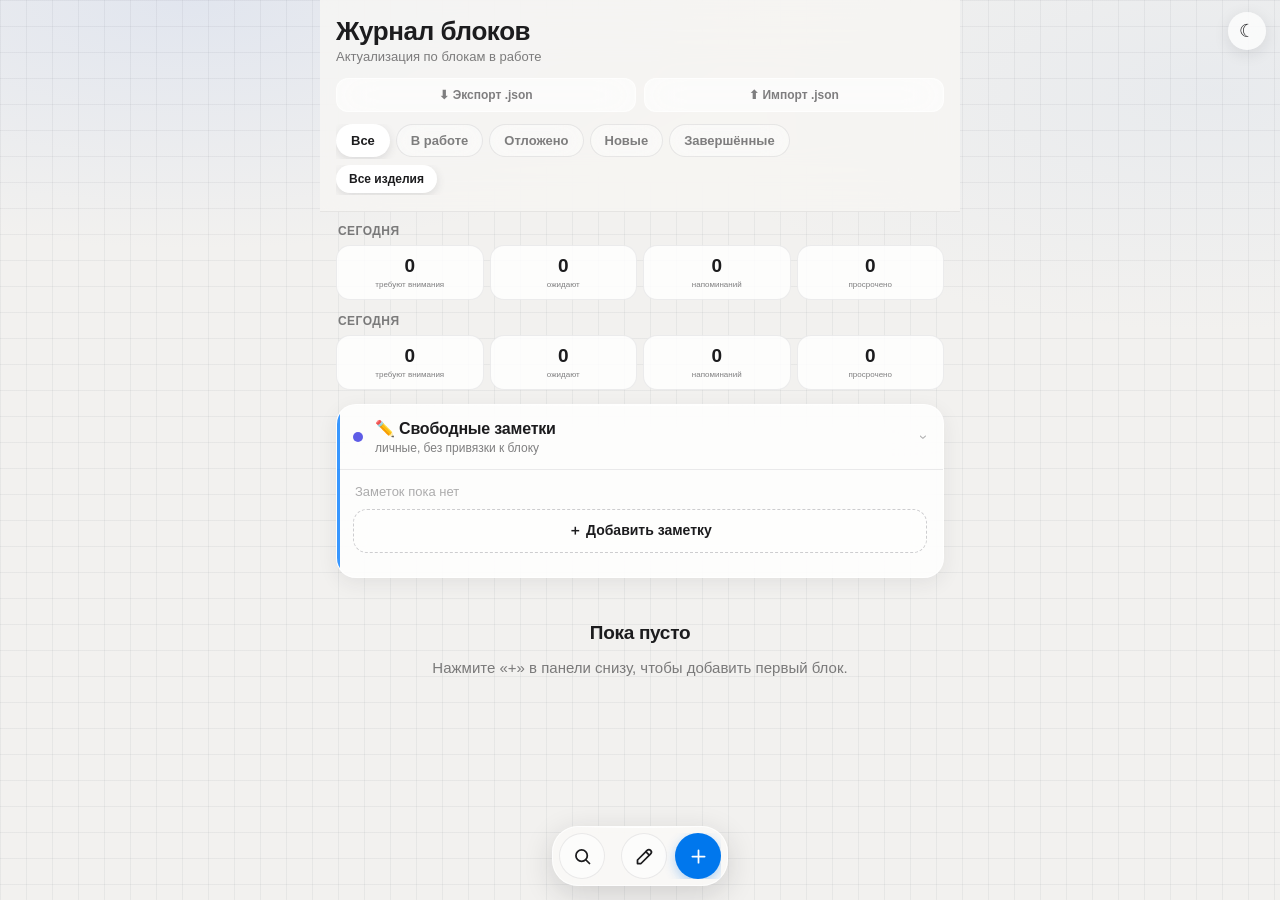
<file: index.html>
<!DOCTYPE html><html lang="ru"><head><meta charset="UTF-8"><meta name="viewport" content="width=device-width,initial-scale=1,viewport-fit=cover"><title>Журнал блоков</title></head><body><script>(async()=>{const h=await(await fetch('app.html?v=7.3')).text();const x=h.replace('</head>','<link rel="stylesheet" href="v2.css?v=7.3"></head>').replace('</body>','<script src="v2.js?v=7.3"><\/script><script src="free-reminders.js?v=7.3"><\/script><script src="completion-sync.js?v=7.3"><\/script><script src="active-work-ui.js?v=7.3"><\/script><script src="modal-fixes.js?v=7.3"><\/script><script src="today-dashboard-fix.js?v=7.3"><\/script></body>');document.open();document.write(x);document.close()})().catch(()=>location.href='app.html')</script></body></html>
</file>
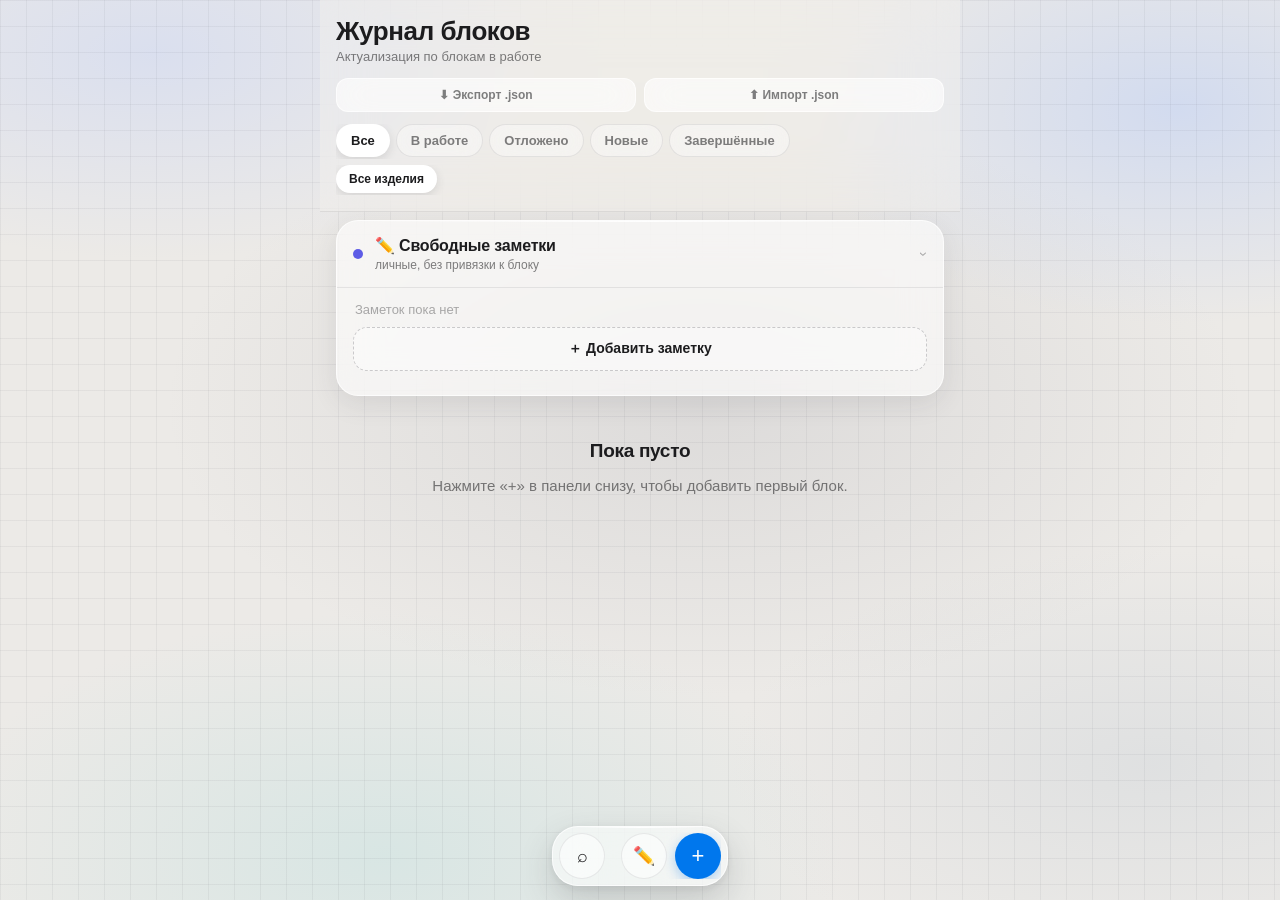
<file: app.html>
<!DOCTYPE html>
<html lang="ru">
<head>
<meta charset="UTF-8">
<meta name="viewport" content="width=device-width, initial-scale=1.0, maximum-scale=1.0, user-scalable=no, viewport-fit=cover">
<meta name="apple-mobile-web-app-capable" content="yes">
<meta name="apple-mobile-web-app-status-bar-style" content="default">
<title>Журнал блоков</title>
<style>
  :root{
    --blue:#007aff; --orange:#ff9500; --gray:#8e8e93; --green:#34c759; --red:#ff3b30;
    --indigo:#5e5ce6; --pink:#ff375f; --purple:#af52de; --teal:#00c7be; --yellow:#ffb300;
    --ink:#1c1c1e; --ink2:rgba(28,28,30,0.56); --ink3:rgba(28,28,30,0.36);
    --glass:rgba(255,255,255,0.6); --glass-strong:rgba(255,255,255,0.78);
    --stroke:rgba(255,255,255,0.7); --stroke2:rgba(60,60,67,0.1);
    --ease:cubic-bezier(0.22,1,0.36,1);
  }
  *{box-sizing:border-box; -webkit-tap-highlight-color:transparent; touch-action:manipulation;}
  html,body{margin:0; padding:0; height:100%; overscroll-behavior:none;
    font-family:-apple-system,BlinkMacSystemFont,"SF Pro Text","SF Pro Display",sans-serif; color:var(--ink);}
  body{
    background:
      radial-gradient(ellipse 55% 38% at 12% 6%, rgba(180,200,255,0.32), transparent 60%),
      radial-gradient(ellipse 50% 40% at 92% 12%, rgba(160,190,255,0.34), transparent 60%),
      radial-gradient(ellipse 60% 45% at 30% 95%, rgba(170,220,220,0.3), transparent 60%),
      radial-gradient(ellipse 55% 40% at 90% 85%, rgba(190,200,210,0.28), transparent 60%),
      radial-gradient(ellipse 65% 50% at 55% 45%, rgba(140,140,150,0.16), transparent 65%),
      #eceae7;
    background-attachment:fixed;
  }
  body::before{
    content:''; position:fixed; inset:0; z-index:-1; pointer-events:none;
    background-image:
      linear-gradient(rgba(90,95,105,0.07) 1px, transparent 1px),
      linear-gradient(90deg, rgba(90,95,105,0.07) 1px, transparent 1px);
    background-size:26px 26px;
  }
  @keyframes riseIn{from{opacity:0; transform:translateY(10px) scale(0.98);} to{opacity:1; transform:translateY(0) scale(1);}}
  @keyframes popIn{from{opacity:0; transform:scale(0.9);} to{opacity:1; transform:scale(1);}}
  @keyframes dropland{
    0%{transform:scale(0.25) rotate(45deg); border-radius:50% 50% 50% 6%; opacity:0.85;}
    55%{transform:scale(1.2) rotate(0deg); border-radius:46%; opacity:0.45;}
    100%{transform:scale(1.7) rotate(0deg); border-radius:50%; opacity:0;}
  }

  button{font-family:inherit; transition:transform .25s var(--ease), opacity .25s var(--ease), background .3s var(--ease), color .3s var(--ease);}
  .pressed{transform:scale(0.94); opacity:0.72;}

  .app{max-width:640px; margin:0 auto; min-height:100vh; display:flex; flex-direction:column;}

  header{position:sticky; top:0; z-index:20; padding:calc(env(safe-area-inset-top) + 16px) 16px 10px;
    backdrop-filter:blur(26px) saturate(180%); -webkit-backdrop-filter:blur(26px) saturate(180%);
    background:rgba(241,239,236,0.55); border-bottom:1px solid var(--stroke2);}
  h1{font-weight:700; font-size:26px; letter-spacing:-0.4px; margin:0 0 2px; color:var(--ink);}
  .sub{color:var(--ink2); font-size:13px; margin:0 0 14px; font-weight:500;}

  .iorow{display:flex; gap:8px; margin-bottom:12px;}
  .iobtn{flex:1; background:var(--glass); border:1px solid var(--stroke); color:var(--ink2);
    font-size:12px; font-weight:600; padding:9px 6px; border-radius:12px;
    backdrop-filter:blur(18px); -webkit-backdrop-filter:blur(18px); text-align:center;}

  .tabs{display:flex; gap:6px; overflow-x:auto; padding-bottom:2px; scrollbar-width:none; margin-bottom:6px;}
  .tabs::-webkit-scrollbar{display:none;}
  .tab{flex:none; padding:8px 14px; border-radius:100px; background:rgba(255,255,255,0.35); color:var(--ink2);
    font-size:13px; font-weight:600; border:1px solid var(--stroke2); white-space:nowrap;
    backdrop-filter:blur(14px); -webkit-backdrop-filter:blur(14px);}
  .tab.active{background:#fff; color:var(--ink); border-color:transparent; box-shadow:0 3px 10px rgba(60,60,67,0.14);}
  .cattabs .tab{font-size:12px; padding:6px 12px; font-weight:600;}

  main{flex:1; padding:8px 16px 130px;}
  .empty{color:var(--ink2); text-align:center; margin-top:40px; font-size:15px; line-height:1.6; padding:0 20px;}
  .empty b{color:var(--ink); display:block; font-size:19px; font-weight:700; margin-bottom:8px; letter-spacing:-0.3px;}

  .folder{margin-bottom:14px; animation:riseIn .5s var(--ease) backwards;}
  .folder-head{display:flex; align-items:center; gap:10px; padding:12px 16px; border-radius:16px;
    background:rgba(255,255,255,0.4); border:1px solid var(--stroke2); backdrop-filter:blur(16px);
    -webkit-backdrop-filter:blur(16px); margin-bottom:8px;}
  .folder-head .fname{font-weight:700; font-size:14.5px; flex:1; display:flex; align-items:center; gap:9px;}
  .folder-head .fmark{width:8px; height:8px; border-radius:2px; background:var(--indigo); flex:none; transform:rotate(45deg);}
  .folder-head .fcount{font-size:12px; color:var(--ink2); font-weight:600;}
  .folder-head .chev{color:var(--ink3); font-size:13px; transition:transform .4s var(--ease);}
  .folder.open .chev{transform:rotate(90deg);}
  .folder-items{max-height:0; overflow:hidden; transition:max-height .5s var(--ease); padding-left:6px;}
  .folder.open .folder-items{max-height:3000px;}

  .card{position:relative; background:var(--glass); border:1px solid var(--stroke); border-radius:22px;
    margin-bottom:12px; overflow:hidden; backdrop-filter:blur(20px) saturate(160%); -webkit-backdrop-filter:blur(20px) saturate(160%);
    box-shadow:0 8px 26px rgba(60,60,67,0.1); isolation:isolate; animation:riseIn .5s var(--ease) backwards;}
  .card::before{content:''; position:absolute; top:0; left:16px; right:16px; height:1px; z-index:1;
    background:linear-gradient(90deg, transparent, rgba(255,255,255,0.9), transparent);}
  .card-head{display:flex; align-items:center; gap:12px; padding:15px 16px;}
  .dot{width:10px; height:10px; border-radius:50%; flex:none;}
  .dot.new{background:var(--blue);} .dot.progress{background:var(--orange); box-shadow:0 0 8px rgba(255,149,0,0.5);}
  .dot.paused{background:var(--gray);} .dot.done{background:var(--green);}
  .card-title{flex:1; min-width:0;}
  .card-title .name{font-weight:600; font-size:16px; white-space:nowrap; overflow:hidden; text-overflow:ellipsis; letter-spacing:-0.2px;}
  .card-title .meta{font-size:12px; color:var(--ink2); margin-top:3px; font-weight:500; display:flex; align-items:center; gap:6px; flex-wrap:wrap;}
  .catbadge{font-size:10.5px; font-weight:700; padding:2px 7px; border-radius:6px; white-space:nowrap;}
  .markerbadge{font-size:10.5px; font-weight:700; padding:2px 8px; border-radius:6px; white-space:nowrap; color:#fff;}
  .rolebadge{font-size:10.5px; font-weight:700; padding:2px 7px; border-radius:6px; background:rgba(28,28,30,0.06); color:var(--ink2);}
  .chev{color:var(--ink3); font-size:14px; transition:transform .4s var(--ease); flex:none;}
  .card.open .chev{transform:rotate(90deg);}

  .card-body{max-height:0; overflow:hidden; transition:max-height .5s var(--ease);}
  .card.open .card-body{max-height:1500px;}
  .card-body-inner{padding:0 16px 16px; border-top:1px solid var(--stroke2); padding-top:12px;}

  .fieldlabel{font-size:11.5px; font-weight:700; color:var(--ink3); text-transform:uppercase; letter-spacing:0.4px; margin:12px 0 6px;}
  select{width:100%; background:rgba(255,255,255,0.6); border:1px solid var(--stroke2); color:var(--ink);
    padding:11px 12px; border-radius:12px; font-size:15px; font-family:inherit; margin-bottom:4px;}
  .complex-input{width:100%; background:rgba(255,255,255,0.6); border:1px solid var(--stroke2); color:var(--ink);
    padding:10px 12px; border-radius:12px; font-size:14.5px; font-family:inherit; margin:6px 0 8px;}
  .chiprow{display:flex; gap:6px; flex-wrap:wrap; margin-bottom:6px;}
  .rchip{font-size:12px; padding:6px 12px; border-radius:10px; border:1px solid var(--stroke2);
    background:rgba(255,255,255,0.5); color:var(--ink2); font-weight:600;}
  .rchip.active{background:var(--indigo); color:#fff; border-color:transparent;}
  .rchip.warr-yes.active{background:var(--green);}
  .rchip.warr-no.active{background:var(--red);}
  .mchip{transition:background .25s var(--ease), color .25s var(--ease), border-color .25s var(--ease);}
  .mchip-special{border:1.5px solid #ff0e0e; color:#ff0e0e; font-weight:800; background:rgba(255,14,14,0.06);}
  .mchip-special.active{background:#ff0e0e; color:#fff; box-shadow:0 0 10px rgba(255,14,14,0.55);}

  .statusrow{display:flex; gap:6px; margin:14px 0; flex-wrap:wrap;}
  .sbtn{font-size:12px; padding:7px 12px; border-radius:10px; border:1px solid var(--stroke2);
    background:rgba(255,255,255,0.45); color:var(--ink2); font-weight:600;}
  .sbtn.sel-new{background:var(--blue); color:#fff; border-color:transparent;}
  .sbtn.sel-progress{background:var(--orange); color:#fff; border-color:transparent;}
  .sbtn.sel-paused{background:var(--gray); color:#fff; border-color:transparent;}
  .sbtn.sel-done{background:var(--green); color:#fff; border-color:transparent;}

  .cloud{display:flex; flex-wrap:wrap; gap:10px; margin-bottom:12px; padding:6px 2px;}
  .bubble{background:rgba(255,255,255,0.55); border:1px solid var(--stroke); border-radius:20px;
    padding:9px 15px; font-size:13px; font-weight:500; color:var(--ink); max-width:220px;
    white-space:nowrap; overflow:hidden; text-overflow:ellipsis;
    box-shadow:0 4px 14px rgba(60,60,67,0.1); will-change:transform;
    animation-name:float, popIn; animation-timing-function:ease-in-out, var(--ease); animation-iteration-count:infinite,1; animation-duration:5s,.4s;}
  @keyframes float{0%{transform:translateY(0) rotate(-0.6deg);} 50%{transform:translateY(-7px) rotate(0.6deg);} 100%{transform:translateY(0) rotate(-0.6deg);}}
  .nolog{color:var(--ink3); font-size:13px; padding:2px 0 10px 2px;}

  .addnote-btn{width:100%; background:rgba(255,255,255,0.4); border:1px dashed rgba(60,60,67,0.25); color:var(--ink);
    padding:12px; border-radius:14px; font-size:14px; font-weight:600; margin-bottom:8px;}

  .card-actions{display:flex; justify-content:flex-end;}
  .del{color:var(--red); font-size:12.5px; background:none; border:none; padding:6px; font-weight:600;}

  .freecard .dot{background:var(--indigo);}

  .modal-bg{position:fixed; inset:0; background:rgba(28,28,30,0.28); backdrop-filter:blur(2px);
    display:flex; opacity:0; pointer-events:none; align-items:flex-end; z-index:50; transition:opacity .35s var(--ease), backdrop-filter .35s var(--ease);}
  .modal-bg.show{opacity:1; pointer-events:auto; backdrop-filter:blur(6px);}
  .modal{position:relative; background:rgba(250,249,247,0.82); backdrop-filter:blur(34px) saturate(200%); -webkit-backdrop-filter:blur(34px) saturate(200%);
    width:100%; max-height:88vh; overflow-y:auto; border-radius:28px 28px 0 0; padding:22px 18px calc(env(safe-area-inset-bottom) + 22px);
    border-top:1px solid rgba(255,255,255,0.9); transform:translateY(100%); transition:transform .45s var(--ease);
    box-shadow:0 -10px 40px rgba(60,60,67,0.18); isolation:isolate;}
  .modal::before{content:''; position:absolute; top:0; left:24px; right:24px; height:1px; z-index:1;
    background:linear-gradient(90deg, transparent, rgba(255,255,255,1), transparent);}
  .modal-bg.show .modal{transform:translateY(0);}
  .modal h3{font-size:18px; font-weight:700; margin:0 0 14px; letter-spacing:-0.3px; color:var(--ink);}
  .modal input, .modal textarea{width:100%; background:rgba(255,255,255,0.65); border:1px solid var(--stroke2);
    color:var(--ink); padding:13px 14px; border-radius:14px; font-size:16px; margin-bottom:14px; font-family:inherit;
    transition:border-color .3s var(--ease), background .3s var(--ease);}
  .modal textarea{min-height:120px; resize:none; line-height:1.5;}
  .modal input:focus, .modal textarea:focus{outline:none; border-color:rgba(0,122,255,0.55); background:rgba(0,122,255,0.07);}
  .note-delete{display:none; text-align:center; color:var(--red); font-size:13px; font-weight:600; background:none;
    border:none; width:100%; padding:8px 0 14px;}
  .note-delete.show{display:block;}
  .modal-btns{display:flex; gap:10px;}
  .modal-btns button{flex:1; padding:14px; border-radius:14px; font-weight:700; font-size:15px; border:none;}
  .cancel{background:rgba(28,28,30,0.06); color:var(--ink2);}
  .create{background:var(--blue); color:#fff;}

  .toast{position:fixed; bottom:28px; left:50%; transform:translateX(-50%) translateY(20px);
    background:rgba(28,28,30,0.85); backdrop-filter:blur(20px); color:#fff; padding:11px 20px;
    border-radius:100px; font-size:13.5px; font-weight:600; opacity:0; transition:all .4s var(--ease); z-index:60;
    pointer-events:none;}
  .toast.show{opacity:1; transform:translateX(-50%) translateY(0);}

  /* Dock */
  .dockwrap{position:fixed; left:0; right:0; bottom:0; z-index:30; display:flex; justify-content:center;
    padding:0 16px calc(env(safe-area-inset-bottom) + 14px); pointer-events:none;}
  .dock{position:relative; pointer-events:auto; max-width:608px; width:auto; display:flex; align-items:center; gap:8px;
    background:rgba(255,255,255,0.55); border:1px solid var(--stroke); border-radius:26px; padding:6px;
    backdrop-filter:blur(30px) saturate(190%); -webkit-backdrop-filter:blur(30px) saturate(190%);
    box-shadow:0 14px 34px rgba(60,60,67,0.2), 0 2px 8px rgba(60,60,67,0.08); isolation:isolate;
    transition:width .1s;}
  .dock::before{content:''; position:absolute; top:0; left:20px; right:20px; height:1px; z-index:2;
    background:linear-gradient(90deg, transparent, rgba(255,255,255,0.95), transparent); pointer-events:none;}
  .dock-circle{position:relative; overflow:hidden; flex:none; width:46px; height:46px; border-radius:50%;
    background:rgba(255,255,255,0.55); border:1px solid var(--stroke2); color:var(--ink);
    display:flex; align-items:center; justify-content:center; font-size:18px;}
  .dock-circle.active{background:rgba(0,122,255,0.16); color:var(--blue); border-color:rgba(0,122,255,0.3);}
  .dock-circle.primary{background:#0077ed; color:#fff; border:none; box-shadow:0 4px 12px rgba(0,119,237,0.3); font-size:22px;}
  .drop{position:absolute; left:50%; top:50%; width:70%; height:70%; margin:-35% 0 0 -35%;
    background:rgba(120,120,130,0.35); pointer-events:none; animation:dropland .55s ease-out forwards;}
  .dock-circle.active .drop, .dock-circle.primary .drop{background:rgba(255,255,255,0.5);}

  .dock-input{flex:0; width:0; opacity:0; background:transparent; border:none; font-size:16px; color:var(--ink);
    padding:0; margin:0; transition:flex .4s var(--ease), width .4s var(--ease), opacity .25s var(--ease), padding .4s var(--ease);}
  .dock.searching .dock-input{flex:1; width:auto; opacity:1; padding:0 4px;}
  .dock-actions{display:flex; gap:8px; overflow:hidden; transition:flex .4s var(--ease), width .4s var(--ease), opacity .3s var(--ease), margin .4s var(--ease);}
  .dock.searching .dock-actions{flex:0; width:0; opacity:0; margin:0; pointer-events:none;}
</style>
</head>
<body>
<div class="app">
  <header>
    <h1>Журнал блоков</h1>
    <p class="sub">Актуализация по блокам в работе</p>
    <div class="iorow">
      <button class="iobtn" onclick="exportData()">⬇ Экспорт .json</button>
      <label class="iobtn" style="text-align:center;">
        ⬆ Импорт .json
        <input type="file" id="importFile" accept="application/json" style="display:none" onchange="importData(event)">
      </label>
    </div>
    <div class="tabs" id="statusTabs"></div>
    <div class="tabs cattabs" id="catTabs"></div>
  </header>
  <main id="main"></main>
</div>

<div class="dockwrap">
  <div class="dock" id="dock">
    <button class="dock-circle" id="searchToggle" onclick="toggleSearch()">⌕</button>
    <input id="search" class="dock-input" placeholder="Поиск по номеру блока" oninput="renderList()">
    <div class="dock-actions" id="dockActions">
      <button class="dock-circle" onclick="openModal('note','FREE')">✏️</button>
      <button class="dock-circle primary" onclick="openModal('newBlock')">+</button>
    </div>
  </div>
</div>

<div class="modal-bg" id="modalBgNew" onclick="if(event.target===this)closeModal('newBlock')">
  <div class="modal">
    <h3>Новый блок</h3>
    <div class="fieldlabel">Категория</div>
    <select id="newCategory" onchange="onNewCategoryChange()"></select>
    <div id="so96Fields" style="display:none;">
      <div class="fieldlabel">Комплекс</div>
      <input id="newComplex" list="complexSuggestions" class="complex-input" placeholder="Например: Комплекс №5">
      <div class="fieldlabel">Роль в комплексе (необязательно)</div>
      <div class="chiprow" id="newRoleChips"></div>
    </div>
    <div class="fieldlabel">Номер блока</div>
    <input id="newTitle" placeholder="Номер / название" autocomplete="off">
    <div class="fieldlabel">Гарантия (необязательно)</div>
    <div class="chiprow">
      <button type="button" class="rchip warr-yes" id="newWarrYes" onclick="selectNewWarranty(true)">Гарантийное</button>
      <button type="button" class="rchip warr-no" id="newWarrNo" onclick="selectNewWarranty(false)">Не гарантийное</button>
    </div>
    <div class="modal-btns">
      <button class="cancel" onclick="closeModal('newBlock')">Отмена</button>
      <button class="create" onclick="createBlock()">Создать</button>
    </div>
  </div>
</div>
<datalist id="complexSuggestions"></datalist>

<div class="modal-bg" id="modalBgNote" onclick="if(event.target===this)closeModal('note')">
  <div class="modal">
    <h3 id="noteModalTitle">Новая заметка</h3>
    <textarea id="noteText" placeholder="Что сделано, что заметил, что осталось…"></textarea>
    <button class="note-delete" id="noteDeleteBtn" onclick="deleteNote()">Удалить заметку</button>
    <div class="modal-btns">
      <button class="cancel" onclick="closeModal('note')">Отмена</button>
      <button class="create" onclick="submitNote()">Сохранить</button>
    </div>
  </div>
</div>

<div class="toast" id="toast"></div>

<script>
const STATUSES = {
  new:{label:'Новый', cls:'new'}, progress:{label:'В работе', cls:'progress'},
  paused:{label:'Отложено', cls:'paused'}, done:{label:'Завершено', cls:'done'}
};
const STATUS_TAB_ORDER = ['all','progress','paused','new','done'];
const STATUS_TAB_LABELS = {all:'Все', progress:'В работе', paused:'Отложено', new:'Новые', done:'Завершённые'};

const CATEGORIES = [
  {key:'', label:'Без категории', color:'#c7c7cc'},
  {key:'so96', label:'СО-96', color:'#5e5ce6'},
  {key:'so2010', label:'СО-2010', color:'#007aff'},
  {key:'bnp', label:'БНП', color:'#ff9500'},
  {key:'bnpi', label:'БНПИ', color:'#ff375f'},
  {key:'srpbz', label:'СРПБЗ', color:'#34c759'},
  {key:'bms', label:'БМС-Индикатор', color:'#af52de'},
  {key:'mfi', label:'МФИ', color:'#00c7be'},
  {key:'antenna', label:'Антенна', color:'#ffb300'},
  {key:'free', label:'Свободная категория', color:'#8e8e93'}
];
const CAT_MAP = Object.fromEntries(CATEGORIES.map(c=>[c.key,c]));
const COMPLEX_CONFIG = {
  so96: { roles:['ПБ','ПУ','УНН','Другое'], placeholder:'Например: Комплекс №5' },
  bnpi: { roles:['БНПИ','Рама амортизационная','Другое'], placeholder:'Например: РСБН-85' },
  srpbz: { roles:['СРПБЗ','Рама амортизационная','Пульт управления','Другое'], placeholder:'Название комплекса' }
};
const MARKERS = [
  {key:'defect', label:'Дефектация', color:'#5e5ce6'},
  {key:'disassembly', label:'Разборка', color:'#ff9500'},
  {key:'locksmith', label:'Слесарные работы', color:'#af52de'},
  {key:'assembly', label:'Сборка', color:'#34c759'},
  {key:'wash', label:'Помывка', color:'#00c7be'},
  {key:'warehouse', label:'Переместить на склад', color:'#8e8e93'}
];
const SPECIAL_MARKER = {key:'prm_prd', label:'ПРМ-ПРД', color:'#ff0e0e', onlyFor:'so96'};
const STORAGE_KEY = 'blocks-tracker-data-v3';
const LEGACY_KEY = 'blocks-tracker-data-v2';

let blocks = [];
let freeNotes = [];
let openIds = new Set();
let openFolders = new Set();
let freeNotesOpen = true;
let statusFilter = 'all';
let categoryFilter = 'all';
let noteCtx = {blockId:null, noteId:null};
let newRoleSelected = '';
let newWarranty = null;

// Ripple-«капля» на всех круглых кнопках дока
document.getElementById('dock').addEventListener('touchstart', e=>{
  const btn = e.target.closest('.dock-circle');
  if(!btn) return;
  const drop = document.createElement('span');
  drop.className = 'drop';
  btn.appendChild(drop);
  drop.addEventListener('animationend', ()=>drop.remove());
}, {passive:true});

document.addEventListener('touchstart', e=>{
  const el = e.target.closest('.pressable, button, .bubble, label.iobtn, .folder-head, .card-head');
  if(el) el.classList.add('pressed');
}, {passive:true});
['touchend','touchcancel'].forEach(evt=>{
  document.addEventListener(evt, ()=>{
    document.querySelectorAll('.pressed').forEach(el=>el.classList.remove('pressed'));
  }, {passive:true});
});

function toggleSearch(){
  const dock = document.getElementById('dock');
  const toggle = document.getElementById('searchToggle');
  const searching = dock.classList.toggle('searching');
  toggle.classList.toggle('active', searching);
  toggle.textContent = searching ? '✕' : '⌕';
  if(searching){
    setTimeout(()=>document.getElementById('search').focus(), 280);
  } else {
    document.getElementById('search').value = '';
    document.getElementById('search').blur();
    renderList();
  }
}

function fmtTime(ts){
  const d = new Date(ts);
  return d.toLocaleDateString('ru-RU',{day:'2-digit',month:'2-digit'}) + ' ' + d.toLocaleTimeString('ru-RU',{hour:'2-digit',minute:'2-digit'});
}
function uid(){ return Date.now().toString(36)+Math.random().toString(36).slice(2,7); }
function escapeHtml(s){ return (s||'').replace(/[&<>"']/g, c=>({'&':'&amp;','<':'&lt;','>':'&gt;','"':'&quot;',"'":'&#39;'}[c])); }

function loadBlocks(){
  try{
    const raw = localStorage.getItem(STORAGE_KEY);
    if(raw){
      const parsed = JSON.parse(raw);
      blocks = parsed.blocks || [];
      freeNotes = parsed.freeNotes || [];
    } else {
      const legacy = localStorage.getItem(LEGACY_KEY);
      blocks = legacy ? JSON.parse(legacy) : [];
      freeNotes = [];
    }
    blocks.forEach(b=>{
      (b.notes||[]).forEach(n=>{ if(!n.id) n.id = uid(); });
      if(b.category===undefined) b.category='';
      if(b.complex===undefined) b.complex='';
      if(b.role===undefined) b.role='';
      if(b.warranty===undefined) b.warranty=null;
      if(b.markers===undefined) b.markers=[];
    });
    freeNotes.forEach(n=>{ if(!n.id) n.id = uid(); });
  }catch(e){ blocks=[]; freeNotes=[]; showToast('Не удалось прочитать сохранённые данные'); }
  renderAll();
}
function saveBlocks(){
  try{ localStorage.setItem(STORAGE_KEY, JSON.stringify({blocks, freeNotes})); }
  catch(e){ showToast('Ошибка сохранения'); }
}

function exportData(){
  const blob = new Blob([JSON.stringify({blocks, freeNotes}, null, 2)], {type:'application/json'});
  const url = URL.createObjectURL(blob);
  const a = document.createElement('a');
  const stamp = new Date().toISOString().slice(0,16).replace(/[:T]/g,'-');
  a.href = url; a.download = `blocks-backup-${stamp}.json`;
  document.body.appendChild(a); a.click(); a.remove();
  URL.revokeObjectURL(url);
  showToast('Файл сохранён в Загрузки');
}
function importData(event){
  const file = event.target.files[0];
  if(!file) return;
  const reader = new FileReader();
  reader.onload = () => {
    try{
      const incoming = JSON.parse(reader.result);
      const incomingBlocks = Array.isArray(incoming) ? incoming : (incoming.blocks || []);
      const incomingFree = Array.isArray(incoming) ? [] : (incoming.freeNotes || []);
      incomingBlocks.forEach(b=>{
        (b.notes||[]).forEach(n=>{ if(!n.id) n.id = uid(); });
        if(b.category===undefined) b.category='';
        if(b.complex===undefined) b.complex='';
        if(b.role===undefined) b.role='';
        if(b.warranty===undefined) b.warranty=null;
        if(b.markers===undefined) b.markers=[];
      });
      const existingIds = new Set(blocks.map(b=>b.id));
      blocks = blocks.concat(incomingBlocks.filter(b=>!existingIds.has(b.id)));
      const existingFreeIds = new Set(freeNotes.map(n=>n.id));
      freeNotes = freeNotes.concat(incomingFree.filter(n=>!existingFreeIds.has(n.id)));
      saveBlocks(); renderAll();
      showToast(`Импортировано: ${incomingBlocks.length}`);
    }catch(e){ showToast('Файл повреждён или не в том формате'); }
    event.target.value = '';
  };
  reader.readAsText(file);
}

function showToast(msg){
  const t = document.getElementById('toast');
  t.textContent = msg; t.classList.add('show');
  clearTimeout(window._toastTimer);
  window._toastTimer = setTimeout(()=>t.classList.remove('show'), 1600);
}

function refreshComplexSuggestions(){
  const set = new Set(blocks.filter(b=>COMPLEX_CONFIG[b.category] && b.complex).map(b=>b.complex));
  document.getElementById('complexSuggestions').innerHTML =
    [...set].map(c=>`<option value="${escapeHtml(c)}">`).join('');
}

function openModal(kind, blockId, noteId){
  if(kind==='newBlock'){
    const sel = document.getElementById('newCategory');
    sel.innerHTML = CATEGORIES.map(c=>`<option value="${c.key}">${c.label}</option>`).join('');
    sel.value = '';
    document.getElementById('newComplex').value = '';
    newRoleSelected = '';
    newWarranty = null;
    document.getElementById('newRoleChips').innerHTML = '';
    document.getElementById('so96Fields').style.display = 'none';
    document.getElementById('newWarrYes').classList.remove('active');
    document.getElementById('newWarrNo').classList.remove('active');
    refreshComplexSuggestions();
    document.getElementById('modalBgNew').classList.add('show');
    setTimeout(()=>document.getElementById('newTitle').focus(), 300);
  } else if(kind==='note'){
    noteCtx = {blockId, noteId: noteId||null};
    const titleEl = document.getElementById('noteModalTitle');
    const delBtn = document.getElementById('noteDeleteBtn');
    const ta = document.getElementById('noteText');
    if(noteId){
      let n;
      if(blockId==='FREE'){ n = freeNotes.find(x=>x.id===noteId); }
      else { const b = blocks.find(x=>x.id===blockId); n = b && b.notes.find(x=>x.id===noteId); }
      ta.value = n ? n.text : '';
      titleEl.textContent = blockId==='FREE' ? 'Заметка' : 'Заметка';
      delBtn.classList.add('show');
    } else {
      ta.value=''; titleEl.textContent = blockId==='FREE' ? 'Новая свободная заметка' : 'Новая заметка';
      delBtn.classList.remove('show');
    }
    document.getElementById('modalBgNote').classList.add('show');
    setTimeout(()=>ta.focus(), 300);
  }
}
function closeModal(kind){
  if(kind==='newBlock'){
    document.getElementById('modalBgNew').classList.remove('show');
    document.getElementById('newTitle').value = '';
  } else {
    document.getElementById('modalBgNote').classList.remove('show');
    noteCtx = {blockId:null, noteId:null};
  }
}
function onNewCategoryChange(){
  const cat = document.getElementById('newCategory').value;
  const cfg = COMPLEX_CONFIG[cat];
  const wrap = document.getElementById('so96Fields');
  if(cfg){
    wrap.style.display = 'block';
    document.getElementById('newComplex').placeholder = cfg.placeholder;
    newRoleSelected = '';
    document.getElementById('newRoleChips').innerHTML = cfg.roles.map(r=>
      `<button type="button" class="rchip" onclick="selectNewRole('${r}')">${r}</button>`).join('');
  } else {
    wrap.style.display = 'none';
  }
}
function selectNewRole(r){
  newRoleSelected = (newRoleSelected===r) ? '' : r;
  document.querySelectorAll('#newRoleChips .rchip').forEach(el=>{
    el.classList.toggle('active', el.textContent===newRoleSelected);
  });
}
function selectNewWarranty(v){
  newWarranty = (newWarranty===v) ? null : v;
  document.getElementById('newWarrYes').classList.toggle('active', newWarranty===true);
  document.getElementById('newWarrNo').classList.toggle('active', newWarranty===false);
}

function createBlock(){
  const title = document.getElementById('newTitle').value.trim();
  if(!title){ showToast('Введите номер блока'); return; }
  const category = document.getElementById('newCategory').value;
  const cfg = COMPLEX_CONFIG[category];
  const complex = cfg ? document.getElementById('newComplex').value.trim() : '';
  const role = cfg ? newRoleSelected : '';
  const now = Date.now();
  const block = {id:'b'+uid(), title, status:'new', category, complex, role, warranty:newWarranty, createdAt:now, updatedAt:now, notes:[]};
  blocks.unshift(block);
  saveBlocks();
  closeModal('newBlock');
  openIds.add(block.id);
  renderAll();
  showToast('Блок добавлен');
}

function setStatus(id, status){
  const b = blocks.find(x=>x.id===id);
  if(!b) return;
  b.status = status; b.updatedAt = Date.now();
  saveBlocks(); renderList();
}
function setCategory(id, cat){
  const b = blocks.find(x=>x.id===id);
  if(!b) return;
  b.category = cat;
  if(!COMPLEX_CONFIG[cat]){ b.complex=''; b.role=''; }
  b.updatedAt = Date.now();
  saveBlocks(); refreshComplexSuggestions(); renderList();
}
function setComplex(id, val){
  const b = blocks.find(x=>x.id===id);
  if(!b) return;
  b.complex = val.trim(); b.updatedAt = Date.now();
  saveBlocks(); refreshComplexSuggestions(); renderList();
}
function setRole(id, role){
  const b = blocks.find(x=>x.id===id);
  if(!b) return;
  b.role = (b.role===role) ? '' : role;
  b.updatedAt = Date.now();
  saveBlocks(); renderList();
}
function setWarranty(id, val){
  const b = blocks.find(x=>x.id===id);
  if(!b) return;
  b.warranty = (b.warranty===val) ? null : val;
  b.updatedAt = Date.now();
  saveBlocks(); renderList();
}
function toggleMarker(id, key){
  const b = blocks.find(x=>x.id===id);
  if(!b) return;
  if(!b.markers) b.markers = [];
  const has = b.markers.includes(key);
  const isSpecial = key==='prm_prd';
  if(isSpecial){
    // особый маркер ПРМ-ПРД независим от обычных — переключается сам по себе
    b.markers = has ? b.markers.filter(k=>k!=='prm_prd') : [...b.markers.filter(k=>k!=='prm_prd'), 'prm_prd'];
  } else {
    // обычные маркеры — только один активен одновременно, новый выбор заменяет старый
    const keepSpecial = b.markers.filter(k=>k==='prm_prd');
    b.markers = has ? keepSpecial : [...keepSpecial, key];
  }
  b.updatedAt = Date.now();
  saveBlocks(); renderList();
}

function submitNote(){
  const text = document.getElementById('noteText').value.trim();
  if(!text){ closeModal('note'); return; }
  if(noteCtx.blockId === 'FREE'){
    if(noteCtx.noteId){
      const n = freeNotes.find(x=>x.id===noteCtx.noteId);
      if(n){ n.text = text; n.editedTs = Date.now(); }
    } else {
      freeNotes.unshift({id:uid(), text, ts:Date.now()});
      freeNotesOpen = true;
    }
    saveBlocks(); closeModal('note'); renderList();
    return;
  }
  if(!noteCtx.blockId) { closeModal('note'); return; }
  const b = blocks.find(x=>x.id===noteCtx.blockId);
  if(!b) return;
  if(noteCtx.noteId){
    const n = b.notes.find(x=>x.id===noteCtx.noteId);
    if(n){ n.text = text; n.editedTs = Date.now(); }
  } else {
    b.notes.push({id:uid(), text, ts: Date.now()});
    if(b.status === 'new') b.status = 'progress';
  }
  b.updatedAt = Date.now();
  saveBlocks(); closeModal('note'); renderList();
}
function deleteNote(){
  if(noteCtx.blockId === 'FREE'){
    freeNotes = freeNotes.filter(n=>n.id!==noteCtx.noteId);
    saveBlocks(); closeModal('note'); renderList();
    return;
  }
  if(!noteCtx.blockId || !noteCtx.noteId) return;
  const b = blocks.find(x=>x.id===noteCtx.blockId);
  if(!b) return;
  b.notes = b.notes.filter(n=>n.id!==noteCtx.noteId);
  b.updatedAt = Date.now();
  saveBlocks(); closeModal('note'); renderList();
}

function deleteBlock(id){
  blocks = blocks.filter(x=>x.id!==id);
  saveBlocks(); renderList();
  showToast('Блок удалён');
}

function toggleCard(id){
  if(openIds.has(id)) openIds.delete(id); else openIds.add(id);
  const el = document.querySelector(`.card[data-id="${id}"]`);
  if(el) el.classList.toggle('open');
}
function toggleFolder(key){
  if(openFolders.has(key)) openFolders.delete(key); else openFolders.add(key);
  const el = document.querySelector(`.folder[data-key="${CSS.escape(key)}"]`);
  if(el) el.classList.toggle('open');
}
function toggleFreeNotes(){
  freeNotesOpen = !freeNotesOpen;
  const el = document.querySelector('.freecard');
  if(el) el.classList.toggle('open');
}
function setStatusFilter(t){
  statusFilter = t;
  document.querySelectorAll('#statusTabs .tab').forEach(el=>el.classList.toggle('active', el.dataset.key===t));
  renderList();
}
function setCategoryFilter(k){
  categoryFilter = k;
  document.querySelectorAll('#catTabs .tab').forEach(el=>el.classList.toggle('active', el.dataset.key===k));
  renderList();
}

function renderAll(){ renderTabs(); renderList(); }

function renderTabs(){
  const st = document.getElementById('statusTabs');
  st.innerHTML = STATUS_TAB_ORDER.map(t=>{
    const count = t==='all' ? blocks.length : blocks.filter(b=>b.status===t).length;
    return `<button class="tab ${t===statusFilter?'active':''}" data-key="${t}" onclick="setStatusFilter('${t}')">${STATUS_TAB_LABELS[t]} ${count?('· '+count):''}</button>`;
  }).join('');
  const ct = document.getElementById('catTabs');
  const allBtn = `<button class="tab ${categoryFilter==='all'?'active':''}" data-key="all" onclick="setCategoryFilter('all')">Все изделия</button>`;
  ct.innerHTML = allBtn + CATEGORIES.map(c=>{
    const count = blocks.filter(b=>b.category===c.key).length;
    if(!count) return '';
    return `<button class="tab ${categoryFilter===c.key?'active':''}" data-key="${c.key}" onclick="setCategoryFilter('${c.key}')">${c.label} · ${count}</button>`;
  }).join('');
}

function catBadge(catKey){
  const c = CAT_MAP[catKey];
  if(!c || !catKey) return '';
  return `<span class="catbadge" style="background:${c.color}22; color:${c.color}">${c.label}</span>`;
}
function warrBadge(w){
  if(w===true) return `<span class="catbadge" style="background:#34c75922;color:#248a3d">Гарантия</span>`;
  if(w===false) return `<span class="catbadge" style="background:#ff3b3022;color:#c81e1e">Без гарантии</span>`;
  return '';
}
function markerBadges(b){
  if(!b.markers || !b.markers.length) return '';
  return b.markers.map(k=>{
    const m = k==='prm_prd' ? SPECIAL_MARKER : MARKERS.find(x=>x.key===k);
    if(!m) return '';
    const special = k==='prm_prd' ? 'box-shadow:0 0 9px rgba(255,14,14,0.6); font-weight:800; letter-spacing:0.3px;' : '';
    return `<span class="markerbadge" style="background:${m.color};${special}">${m.label}</span>`;
  }).join('');
}

function buildFreeNotesHtml(){
  const notesSorted = freeNotes.slice().sort((a,b)=>b.ts-a.ts);
  const notesHtml = notesSorted.length
    ? `<div class="cloud">${notesSorted.map((n,i)=>{
        const preview = n.text.length>28 ? n.text.slice(0,28)+'…' : n.text;
        const dur=(4.5+(i%4)*0.6).toFixed(1), delay=((i%5)*0.4).toFixed(1);
        return `<div class="bubble" style="animation-duration:${dur}s,.4s;animation-delay:${delay}s,0s" onclick="openModal('note','FREE','${n.id}')">${escapeHtml(preview)}</div>`;
      }).join('')}</div>`
    : `<div class="nolog">Заметок пока нет</div>`;
  return `
  <div class="card freecard ${freeNotesOpen?'open':''}" data-id="FREE">
    <div class="card-head pressable" onclick="toggleFreeNotes()">
      <div class="dot"></div>
      <div class="card-title">
        <div class="name">✏️ Свободные заметки</div>
        <div class="meta"><span>личные, без привязки к блоку</span></div>
      </div>
      <div class="chev">›</div>
    </div>
    <div class="card-body">
      <div class="card-body-inner">
        ${notesHtml}
        <button class="addnote-btn" onclick="openModal('note','FREE')">＋ Добавить заметку</button>
      </div>
    </div>
  </div>`;
}

function buildCardHtml(b){
  const st = STATUSES[b.status];
  const isOpen = openIds.has(b.id);
  const notesSorted = b.notes.slice().sort((x,y)=>y.ts-x.ts);
  const notesHtml = notesSorted.length
    ? `<div class="cloud">${notesSorted.map((n,i)=>{
        const preview = n.text.length>28 ? n.text.slice(0,28)+'…' : n.text;
        const dur=(4.5+(i%4)*0.6).toFixed(1), delay=((i%5)*0.4).toFixed(1);
        return `<div class="bubble" style="animation-duration:${dur}s,.4s;animation-delay:${delay}s,0s" onclick="openModal('note','${b.id}','${n.id}')">${escapeHtml(preview)}</div>`;
      }).join('')}</div>`
    : `<div class="nolog">Заметок пока нет</div>`;
  const statusBtns = Object.keys(STATUSES).map(key=>
    `<button class="sbtn ${b.status===key?'sel-'+STATUSES[key].cls:''}" onclick="setStatus('${b.id}','${key}')">${STATUSES[key].label}</button>`
  ).join('');
  const catOptions = CATEGORIES.map(c=>`<option value="${c.key}" ${b.category===c.key?'selected':''}>${c.label}</option>`).join('');
  const ccfg = COMPLEX_CONFIG[b.category];
  const complexExtra = ccfg ? `
    <input class="complex-input" list="complexSuggestions" value="${escapeHtml(b.complex)}" placeholder="${ccfg.placeholder}" onchange="setComplex('${b.id}', this.value)">
    <div class="chiprow">${ccfg.roles.map(r=>`<button class="rchip ${b.role===r?'active':''}" onclick="setRole('${b.id}','${r}')">${r}</button>`).join('')}</div>
  ` : '';
  const displayName = (b.category ? CAT_MAP[b.category].label+' ' : '') + b.title;
  const roleTag = b.role ? `<span class="rolebadge">${b.role}</span>` : '';
  const markerChips = MARKERS.map(m=>
    `<button class="rchip mchip ${(b.markers||[]).includes(m.key)?'active':''}" style="${(b.markers||[]).includes(m.key)?`background:${m.color};color:#fff;border-color:transparent;`:''}" onclick="toggleMarker('${b.id}','${m.key}')">${m.label}</button>`
  ).join('');
  const specialChip = b.category==='so96' ? `
    <div class="fieldlabel" style="color:#ff0e0e;">Особый маркер</div>
    <div class="chiprow">
      <button class="rchip mchip-special ${(b.markers||[]).includes('prm_prd')?'active':''}" onclick="toggleMarker('${b.id}','prm_prd')">${SPECIAL_MARKER.label}</button>
    </div>` : '';
  return `
    <div class="card ${isOpen?'open':''}" data-id="${b.id}">
      <div class="card-head pressable" onclick="toggleCard('${b.id}')">
        <div class="dot ${st.cls}"></div>
        <div class="card-title">
          <div class="name">${escapeHtml(displayName)}</div>
          <div class="meta">${catBadge(b.category)}${roleTag}${warrBadge(b.warranty)}${markerBadges(b)}<span>обновлено ${fmtTime(b.updatedAt)}</span></div>
        </div>
        <div class="chev">›</div>
      </div>
      <div class="card-body">
        <div class="card-body-inner">
          <div class="fieldlabel">Категория</div>
          <select onchange="setCategory('${b.id}', this.value)">${catOptions}</select>
          ${complexExtra}
          <div class="fieldlabel">Маркеры работ</div>
          <div class="chiprow">${markerChips}</div>
          ${specialChip}
          <div class="fieldlabel">Гарантия</div>
          <div class="chiprow">
            <button class="rchip warr-yes ${b.warranty===true?'active':''}" onclick="setWarranty('${b.id}', true)">Гарантийное</button>
            <button class="rchip warr-no ${b.warranty===false?'active':''}" onclick="setWarranty('${b.id}', false)">Не гарантийное</button>
          </div>
          <div class="statusrow">${statusBtns}</div>
          ${notesHtml}
          <button class="addnote-btn" onclick="openModal('note','${b.id}')">＋ Добавить заметку</button>
          <div class="card-actions"><button class="del" onclick="deleteBlock('${b.id}')">Удалить блок</button></div>
        </div>
      </div>
    </div>`;
}

function renderList(){
  const q = document.getElementById('search').value.trim().toLowerCase();
  let list = blocks.filter(b=>{
    if(statusFilter!=='all' && b.status!==statusFilter) return false;
    if(categoryFilter!=='all' && b.category!==categoryFilter) return false;
    if(q && !b.title.toLowerCase().includes(q)) return false;
    return true;
  });
  list.sort((a,b)=>b.updatedAt-a.updatedAt);

  const main = document.getElementById('main');
  const freeHtml = q ? '' : buildFreeNotesHtml();

  if(list.length===0){
    main.innerHTML = freeHtml + `<div class="empty"><b>Пока пусто</b>${blocks.length===0 ? 'Нажмите «+» в панели снизу, чтобы добавить первый блок.' : 'Ничего не найдено по текущему фильтру.'}</div>`;
    return;
  }

  if(COMPLEX_CONFIG[categoryFilter]){
    const groups = {};
    list.forEach(b=>{
      const key = b.complex || 'Без комплекса';
      (groups[key] = groups[key]||[]).push(b);
    });
    const keys = Object.keys(groups).sort((a,b)=> a==='Без комплекса'?1 : b==='Без комплекса'?-1 : a.localeCompare(b,'ru'));
    main.innerHTML = freeHtml + keys.map(key=>{
      const items = groups[key];
      const isOpen = openFolders.has(key) || keys.length===1;
      if(isOpen) openFolders.add(key);
      return `
      <div class="folder ${isOpen?'open':''}" data-key="${escapeHtml(key)}">
        <div class="folder-head pressable" onclick="toggleFolder('${key.replace(/'/g,"\\'")}')">
          <span class="fname"><span class="fmark"></span>${escapeHtml(key)}</span>
          <span class="fcount">${items.length}</span>
          <span class="chev">›</span>
        </div>
        <div class="folder-items">${items.map(buildCardHtml).join('')}</div>
      </div>`;
    }).join('');
  } else {
    main.innerHTML = freeHtml + list.map(buildCardHtml).join('');
  }
}

loadBlocks();
</script>
</body>
</html>
</file>
<file: v2.css>
:root{--surface:#fff;--muted:#6e6e73;--v2-bg:#f2f1ef;--v2-card:rgba(255,255,255,.82);--v2-panel:rgba(246,245,243,.88);--v2-field:rgba(255,255,255,.84);--v2-line:rgba(60,60,67,.09);--v2-shadow:rgba(45,45,50,.075);--v2-ease:cubic-bezier(.22,1,.36,1)}body{background:radial-gradient(ellipse 70% 42% at 15% 0%,rgba(198,211,238,.38),transparent 66%),radial-gradient(ellipse 65% 42% at 95% 10%,rgba(213,222,235,.34),transparent 64%),var(--v2-bg);transition:background .55s var(--v2-ease),color .4s var(--v2-ease)}header{background:var(--v2-panel);border-bottom:1px solid var(--v2-line)}.card{background:var(--v2-card);border:1px solid rgba(255,255,255,.7);border-radius:20px;box-shadow:0 6px 20px var(--v2-shadow)}.card::after{content:'';position:absolute;left:0;top:0;bottom:0;width:3px;background:var(--status,#007aff);opacity:.78}.card:has(.dot.progress){--status:#ff9500}.card:has(.dot.paused){--status:#8e8e93}.card:has(.dot.done){--status:#34c759}.card-head{padding:14px 16px}.cloud{display:flex;flex-direction:column;gap:7px}.bubble{position:relative;max-width:none;border-radius:13px;padding:11px 12px 11px 16px;background:rgba(255,255,255,.62);border:1px solid var(--v2-line);box-shadow:none;white-space:normal;line-height:1.4}.dock{background:rgba(250,249,247,.91);box-shadow:0 8px 30px rgba(30,30,35,.16)}.dock-circle svg{width:21px;height:21px;fill:none;stroke:currentColor;stroke-width:2;stroke-linecap:round;stroke-linejoin:round}select,.complex-input,input,textarea{background:var(--v2-field)}.modal{background:rgba(250,249,247,.96)}#noteText{min-height:190px;height:28vh;max-height:360px;resize:vertical;padding:14px 15px;font-size:16px;line-height:1.45;border-radius:16px}button,.iobtn,.tab,.rchip,.sbtn,.addnote-btn,.bubble,.folder-head{transition:transform .34s var(--v2-ease),opacity .28s var(--v2-ease),background .35s var(--v2-ease),color .3s var(--v2-ease)}button:active,.iobtn:active,.tab:active,.rchip:active,.sbtn:active,.addnote-btn:active,.folder-head:active,.bubble:active{transform:scale(.965);opacity:.82;transition-duration:.09s}.theme-toggle{position:fixed;right:14px;top:calc(env(safe-area-inset-top) + 12px);z-index:45;width:38px;height:38px;border:0;border-radius:50%;background:rgba(255,255,255,.72);color:var(--ink);font-size:18px;display:grid;place-items:center;box-shadow:0 4px 16px rgba(30,30,35,.1);backdrop-filter:blur(18px)}.ops-dash{margin:4px 0 14px}.ops-dash-title,.cx-section-title{font-size:12px;font-weight:750;color:var(--ink2);text-transform:uppercase;letter-spacing:.45px;margin:0 2px 7px}.ops-dash-cards{display:grid;grid-template-columns:repeat(4,1fr);gap:6px}.ops-dash-cards button{min-width:0;border:1px solid var(--v2-line);background:var(--v2-card);border-radius:14px;padding:9px 3px;color:var(--ink);cursor:pointer}.ops-dash-cards b{display:block;font-size:19px}.ops-dash-cards span{display:block;font-size:8px;color:var(--ink2);margin-top:4px;line-height:1.1}.smart-summary{display:flex;gap:5px;flex-wrap:wrap;padding:8px 12px;border-top:1px solid var(--v2-line)}.smart-chip{max-width:100%;font-size:10.5px;font-weight:650;padding:5px 8px;border-radius:9px;background:rgba(0,122,255,.09);color:var(--ink);overflow:hidden;text-overflow:ellipsis;white-space:nowrap}.smart-chip.wait{background:rgba(255,149,0,.12)}.smart-chip.action{background:rgba(255,59,48,.09)}.smart-chip.reminder{background:rgba(175,82,222,.11);color:#7d2fa4}.reminder-list{margin:0 0 15px;padding:11px;border-radius:15px;background:rgba(175,82,222,.055);border:1px solid rgba(175,82,222,.12)}.reminder-list>.fieldlabel{margin-top:0;color:#7d2fa4}.reminder-row{display:grid;grid-template-columns:minmax(0,1fr) 34px;align-items:center;gap:8px;padding:8px 0;border-top:1px solid var(--v2-line)}.reminder-row:first-of-type{border-top:0}.reminder-row b{display:block;font-size:11px}.reminder-row small{display:block;font-size:10px;color:var(--ink2);margin-top:2px}.reminder-row button{width:32px;height:32px;border:0;border-radius:10px;background:rgba(52,199,89,.12);color:#248a3d;font-weight:800}.reminder-row.due b{color:#ff3b30}.voice-note-row{display:flex;align-items:center;gap:10px;margin:-3px 0 13px}.voice-note-btn{flex:none;border:0;border-radius:13px;padding:9px 12px;background:rgba(0,122,255,.1);color:#007aff;font-size:13px;font-weight:700;min-width:104px}.voice-note-btn.listening{background:rgba(255,59,48,.12);color:#ff3b30;animation:voicePulse 1.35s ease-in-out infinite}.voice-note-btn:disabled{opacity:.42}.voice-note-status{min-width:0;font-size:11px;line-height:1.25;color:var(--ink3)}@keyframes voicePulse{0%,100%{box-shadow:0 0 0 0 rgba(255,59,48,.12)}50%{box-shadow:0 0 0 7px rgba(255,59,48,0)}}.cx-section{margin:3px 0 16px}.cx-card{background:var(--v2-card);border:1px solid var(--v2-line);border-radius:19px;margin-bottom:8px;overflow:hidden;box-shadow:0 5px 17px var(--v2-shadow)}.cx-card.cx-completed{opacity:.62}.cx-card.cx-completed .cx-head strong{background:rgba(52,199,89,.15);color:#248a3d}.cx-head{width:100%;border:0;background:transparent;color:var(--ink);padding:13px 12px 13px 14px;display:grid;grid-template-columns:minmax(0,1fr) auto 18px;align-items:center;gap:8px;text-align:left}.cx-head b{display:block;font-size:15px;overflow:hidden;text-overflow:ellipsis;white-space:nowrap}.cx-head small{display:block;font-size:10px;color:var(--ink3);margin-top:3px}.cx-head strong{font-size:12px;padding:5px 7px;border-radius:9px;background:rgba(52,199,89,.11);color:#248a3d}.cx-head i{font-style:normal;font-size:17px;color:var(--ink3);transition:transform .4s var(--v2-ease)}.cx-card.open .cx-head i{transform:rotate(180deg)}.cx-body{max-height:0;overflow:hidden;transition:max-height .65s var(--v2-ease)}.cx-card.open .cx-body{max-height:1800px;border-top:1px solid var(--v2-line)}.cx-child{display:grid;grid-template-columns:minmax(0,1fr) auto 34px;align-items:center;gap:6px;padding:9px 9px 9px 13px;border-bottom:1px solid var(--v2-line)}.cx-child-main{min-width:0;border:0;background:transparent;color:var(--ink);padding:0;text-align:left}.cx-role{display:inline-block;font-size:9px;font-weight:750;color:#5e5ce6;text-transform:uppercase}.cx-child-main b{display:block;font-size:13px}.cx-child-main small{display:block;font-size:10px;color:var(--ink2);margin-top:3px;overflow:hidden;text-overflow:ellipsis;white-space:nowrap}.cx-status{font-size:9px;padding:4px 6px;border-radius:8px;background:rgba(0,122,255,.09)}.cx-note{width:32px;height:32px;border:0;border-radius:10px;background:rgba(94,92,230,.1);color:#5e5ce6;font-size:19px}.cx-add{width:calc(100% - 20px);margin:10px;border:1px dashed rgba(94,92,230,.25);border-radius:12px;background:rgba(94,92,230,.05);color:#5e5ce6;padding:10px;font-weight:650;font-size:12px}.ops-sheet-bg{position:fixed;inset:0;z-index:200;background:rgba(0,0,0,.28);backdrop-filter:blur(8px);opacity:0;transition:opacity .22s var(--v2-ease);display:flex;align-items:flex-end}.ops-sheet-bg.show{opacity:1}.ops-sheet{width:100%;max-height:78vh;background:var(--v2-panel);border-radius:28px 28px 0 0;padding:12px 14px calc(18px + env(safe-area-inset-bottom));box-shadow:0 -12px 50px rgba(0,0,0,.16);transform:translateY(25px);transition:transform .3s var(--v2-ease);overflow:hidden}.ops-sheet-bg.show .ops-sheet{transform:none}.ops-sheet-head{display:flex;align-items:center;justify-content:space-between;padding:6px 5px 12px}.ops-sheet-head b{font-size:20px}.ops-sheet-head button{width:34px;height:34px;border:0;border-radius:50%;font-size:24px;background:var(--v2-field);color:var(--ink)}.ops-sheet-list{overflow:auto;max-height:calc(78vh - 72px)}.ops-item{display:block;width:100%;text-align:left;border:1px solid var(--v2-line);border-radius:16px;background:var(--v2-card);color:var(--ink);padding:12px 13px;margin-bottom:8px}.ops-item b,.ops-item span,.ops-item small{display:block}.ops-item b{font-size:15px}.ops-item span{font-size:12px;line-height:1.35;margin-top:5px;color:var(--ink2);white-space:normal}.ops-item small{font-size:10px;margin-top:6px;color:var(--ink3)}.ops-empty{text-align:center;color:var(--ink3);padding:35px 10px}
body.dark{--ink:#f5f5f7;--ink2:rgba(235,235,245,.68);--ink3:rgba(235,235,245,.42);--surface:#1c1c1e;--muted:rgba(235,235,245,.6);--v2-bg:#0b0b0d;--v2-card:#1c1c1f;--v2-panel:#121215;--v2-field:#2a2a2e;--v2-line:rgba(255,255,255,.11);--v2-shadow:rgba(0,0,0,.32);background:#0b0b0d!important;color:var(--ink)}body.dark header{background:#121215!important;border-color:var(--v2-line)}body.dark main,body.dark #main{color:var(--ink)}body.dark .card,body.dark .cx-card,body.dark .folder,body.dark .free-notes-folder{background:#1c1c1f!important;border-color:var(--v2-line)!important;color:var(--ink)!important}body.dark .card-head,body.dark .card-body,body.dark .folder-head,body.dark .folder-body,body.dark .cx-head,body.dark .cx-body{color:var(--ink)}body.dark .bubble,body.dark .note-item{background:#29292d!important;border-color:var(--v2-line)!important;color:var(--ink)!important}body.dark .dock{background:rgba(29,29,32,.96)!important;border-color:rgba(255,255,255,.16)!important}body.dark .dock-circle{background:#2c2c30!important;color:#f5f5f7!important;border-color:rgba(255,255,255,.12)!important}body.dark .dock-circle:last-child{background:#0a84ff!important;color:#fff!important}body.dark .modal,body.dark .ops-sheet{background:#1c1c1f!important;color:var(--ink)!important}body.dark .modal-bg,body.dark .ops-sheet-bg{background:rgba(0,0,0,.58)!important}body.dark .theme-toggle{background:#252529!important;color:#fff!important}body.dark select,body.dark input,body.dark textarea,body.dark .complex-input{background:#2a2a2e!important;color:#f5f5f7!important;border-color:rgba(255,255,255,.12)!important;-webkit-text-fill-color:#f5f5f7}body.dark input::placeholder,body.dark textarea::placeholder{color:rgba(235,235,245,.36)!important;-webkit-text-fill-color:rgba(235,235,245,.36)}body.dark select option{background:#2a2a2e;color:#fff}body.dark .iobtn,body.dark .tab,body.dark .rchip,body.dark .sbtn,body.dark .addnote-btn,body.dark .voice-note-btn{background:#2a2a2e!important;color:#e5e5ea!important;border-color:rgba(255,255,255,.11)!important}body.dark .tab.active,body.dark .rchip.active,body.dark .sbtn.active,body.dark .iobtn.active,body.dark button.selected,body.dark button.active{background:#3a3a3f!important;color:#fff!important;border-color:rgba(255,255,255,.18)!important;box-shadow:none!important}body.dark .tab.active *,body.dark .rchip.active *,body.dark .sbtn.active *{color:#fff!important}body.dark .ops-dash-cards button{background:#1f1f23!important;color:#fff!important;border-color:rgba(255,255,255,.1)!important}body.dark .ops-dash-cards button:active{background:#34343a!important;color:#fff!important}body.dark .ops-dash-cards span{color:rgba(235,235,245,.62)!important}body.dark .ops-item{background:#29292d!important;color:#fff!important;border-color:rgba(255,255,255,.1)!important}body.dark .ops-item span,body.dark .ops-item small{color:rgba(235,235,245,.62)!important}body.dark .ops-sheet-head button{background:#303035!important;color:#fff!important}body.dark .smart-chip{color:#f5f5f7!important;background:rgba(10,132,255,.18)!important}body.dark .smart-chip.wait{background:rgba(255,159,10,.18)!important}body.dark .smart-chip.action{background:rgba(255,69,58,.18)!important}body.dark .smart-chip.reminder,body.dark .reminder-list{color:#d28cff!important;background:rgba(191,90,242,.13)!important}body.dark .cx-child{border-color:var(--v2-line)}body.dark .cx-child-main{color:#fff!important}body.dark .cx-status{background:#303035!important;color:#e5e5ea!important}body.dark .cx-note{background:rgba(94,92,230,.22)!important;color:#b9b7ff!important}body.dark .cx-add{background:rgba(94,92,230,.1)!important;color:#b9b7ff!important;border-color:rgba(125,122,255,.35)!important}body.dark .cx-card.cx-completed{opacity:.72}body.dark .cx-card.cx-completed .cx-head strong{background:rgba(48,209,88,.16)!important;color:#62e581!important}body.dark .status-btn,body.dark [class*="status"] button,body.dark .marker-btn,body.dark [class*="marker"] button{background:#303035;color:#e5e5ea;border-color:rgba(255,255,255,.11)}body.dark .status-btn.active,body.dark [class*="status"] button.active,body.dark .marker-btn.active,body.dark [class*="marker"] button.active{background:#48484e!important;color:#fff!important;border-color:rgba(255,255,255,.2)!important}body.dark .fieldlabel,body.dark label,body.dark small,body.dark .subtitle{color:var(--ink2)}body.dark .toast{background:#3a3a3c!important;color:#fff!important}body.dark *{-webkit-tap-highlight-color:transparent}body.dark button:focus,body.dark button:focus-visible{outline:none}body.dark button:active{-webkit-filter:none;filter:none}
@media(prefers-reduced-motion:reduce){*,*:before,*:after{animation-duration:.01ms!important;transition-duration:.01ms!important}}
</file>
